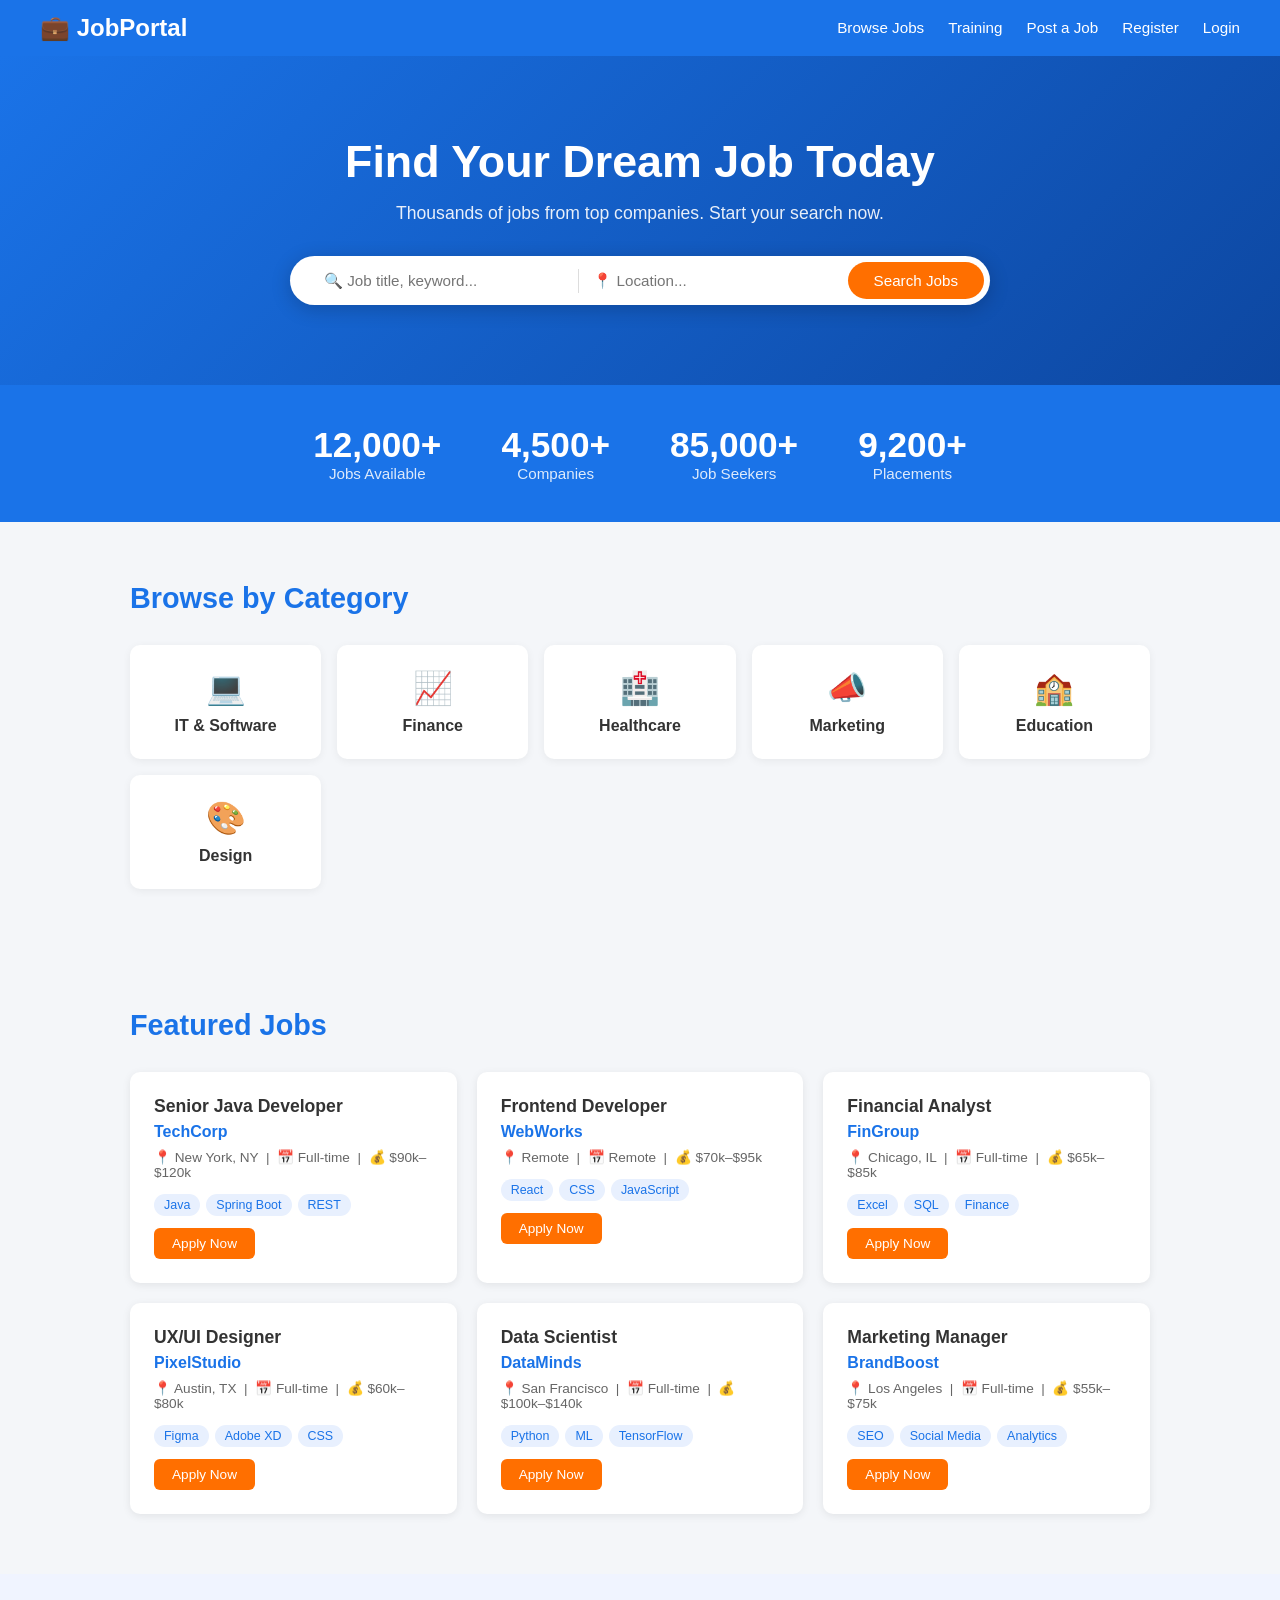
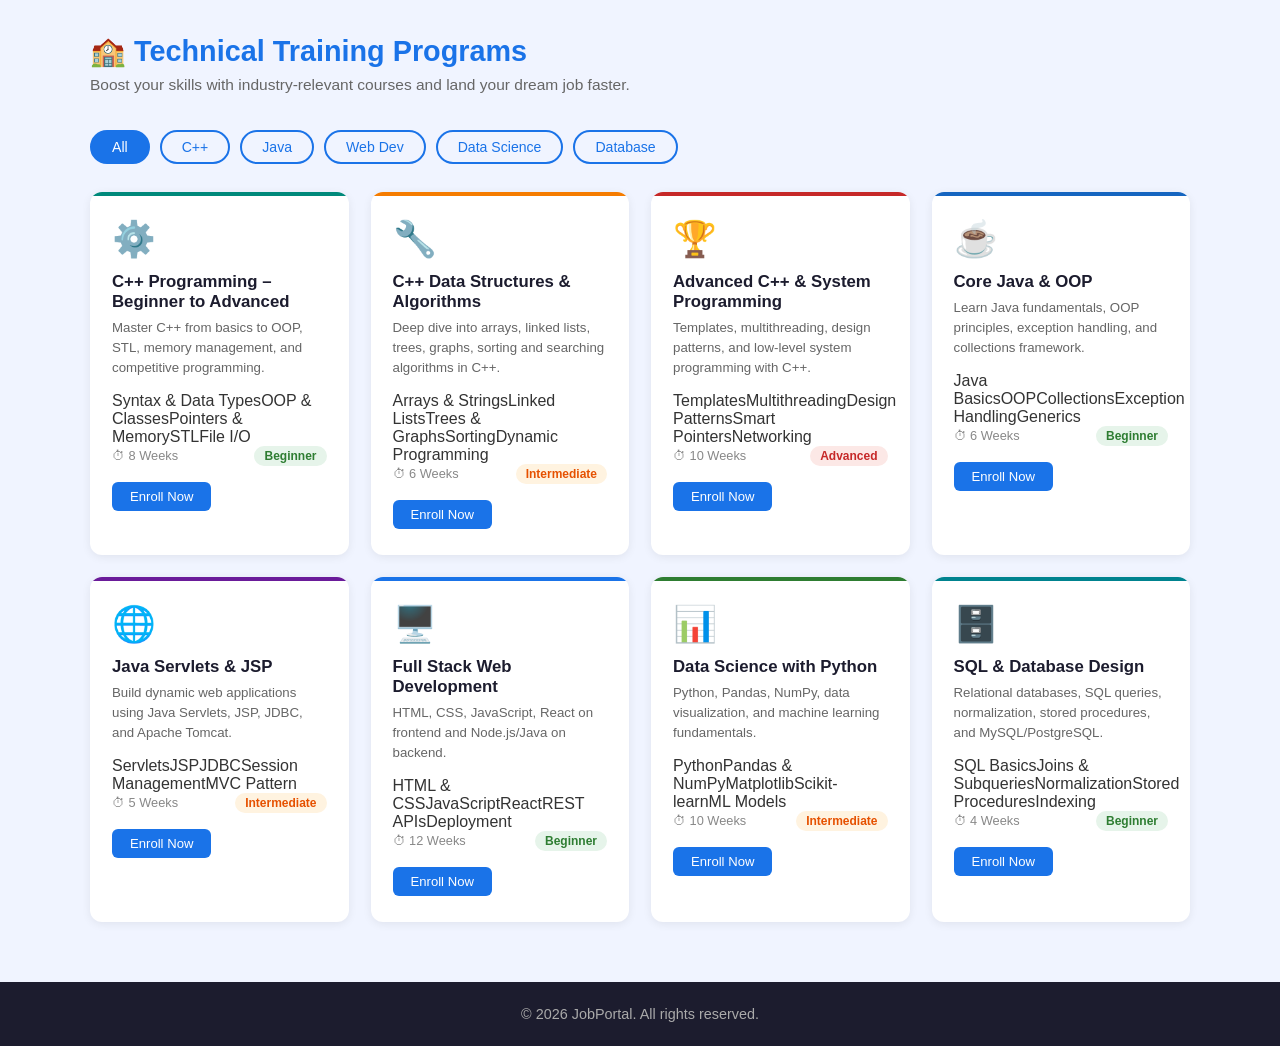
<file: index.html>
<!DOCTYPE html>
<html lang="en">
<head>
  <meta charset="UTF-8" />
  <meta name="viewport" content="width=device-width, initial-scale=1.0"/>
  <title>JobPortal - Find Your Dream Job</title>
  <link rel="stylesheet" href="styles.css" />
</head>
<body>

<nav>
  <a href="index.html" class="logo">&#128188; JobPortal</a>
  <ul>
    <li><a href="jobs.html">Browse Jobs</a></li>
    <li><a href="training.html">Training</a></li>
    <li><a href="post-job.html">Post a Job</a></li>
    <li><a href="register.html">Register</a></li>
    <li><a href="login.html">Login</a></li>
  </ul>
</nav>

<!-- Hero -->
<section class="hero">
  <h1>Find Your Dream Job Today</h1>
  <p>Thousands of jobs from top companies. Start your search now.</p>
  <div class="search-bar">
    <input type="text" id="searchInput" placeholder="&#128269; Job title, keyword..." />
    <div class="divider"></div>
    <input type="text" id="locationInput" placeholder="&#128205; Location..." />
    <button class="btn" onclick="searchJobs()">Search Jobs</button>
  </div>
</section>

<!-- Stats -->
<div class="stats">
  <div class="stats-grid">
    <div class="stat"><h3>12,000+</h3><p>Jobs Available</p></div>
    <div class="stat"><h3>4,500+</h3><p>Companies</p></div>
    <div class="stat"><h3>85,000+</h3><p>Job Seekers</p></div>
    <div class="stat"><h3>9,200+</h3><p>Placements</p></div>
  </div>
</div>

<!-- Categories -->
<div class="section">
  <h2>Browse by Category</h2>
  <div class="category-grid">
    <div class="category-card" onclick="filterCategory('IT')">
      <div class="icon">&#128187;</div><strong>IT & Software</strong>
    </div>
    <div class="category-card" onclick="filterCategory('Finance')">
      <div class="icon">&#128200;</div><strong>Finance</strong>
    </div>
    <div class="category-card" onclick="filterCategory('Healthcare')">
      <div class="icon">&#127973;</div><strong>Healthcare</strong>
    </div>
    <div class="category-card" onclick="filterCategory('Marketing')">
      <div class="icon">&#128227;</div><strong>Marketing</strong>
    </div>
    <div class="category-card" onclick="filterCategory('Education')">
      <div class="icon">&#127979;</div><strong>Education</strong>
    </div>
    <div class="category-card" onclick="filterCategory('Design')">
      <div class="icon">&#127912;</div><strong>Design</strong>
    </div>
  </div>
</div>

<!-- Featured Jobs -->
<div class="section">
  <h2>Featured Jobs</h2>
  <div class="job-grid" id="featuredJobs"></div>
</div>

<!-- Technical Training -->
<section class="training-section">
  <div class="inner">
    <h2>&#127979; Technical Training Programs</h2>
    <p class="subtitle">Boost your skills with industry-relevant courses and land your dream job faster.</p>

    <!-- Tab Filters -->
    <div class="training-tabs">
      <button class="tab-btn active" onclick="filterTraining('all', this)">All</button>
      <button class="tab-btn" onclick="filterTraining('cpp', this)">C++</button>
      <button class="tab-btn" onclick="filterTraining('java', this)">Java</button>
      <button class="tab-btn" onclick="filterTraining('web', this)">Web Dev</button>
      <button class="tab-btn" onclick="filterTraining('data', this)">Data Science</button>
      <button class="tab-btn" onclick="filterTraining('db', this)">Database</button>
    </div>

    <div class="training-grid" id="trainingGrid"></div>
  </div>
</section>

<footer>
  <p>&copy; 2026 JobPortal. All rights reserved.</p>
</footer>

<script src="script.js"></script>
<script>
  renderFeaturedJobs();
</script>
</body>
</html>
</file>
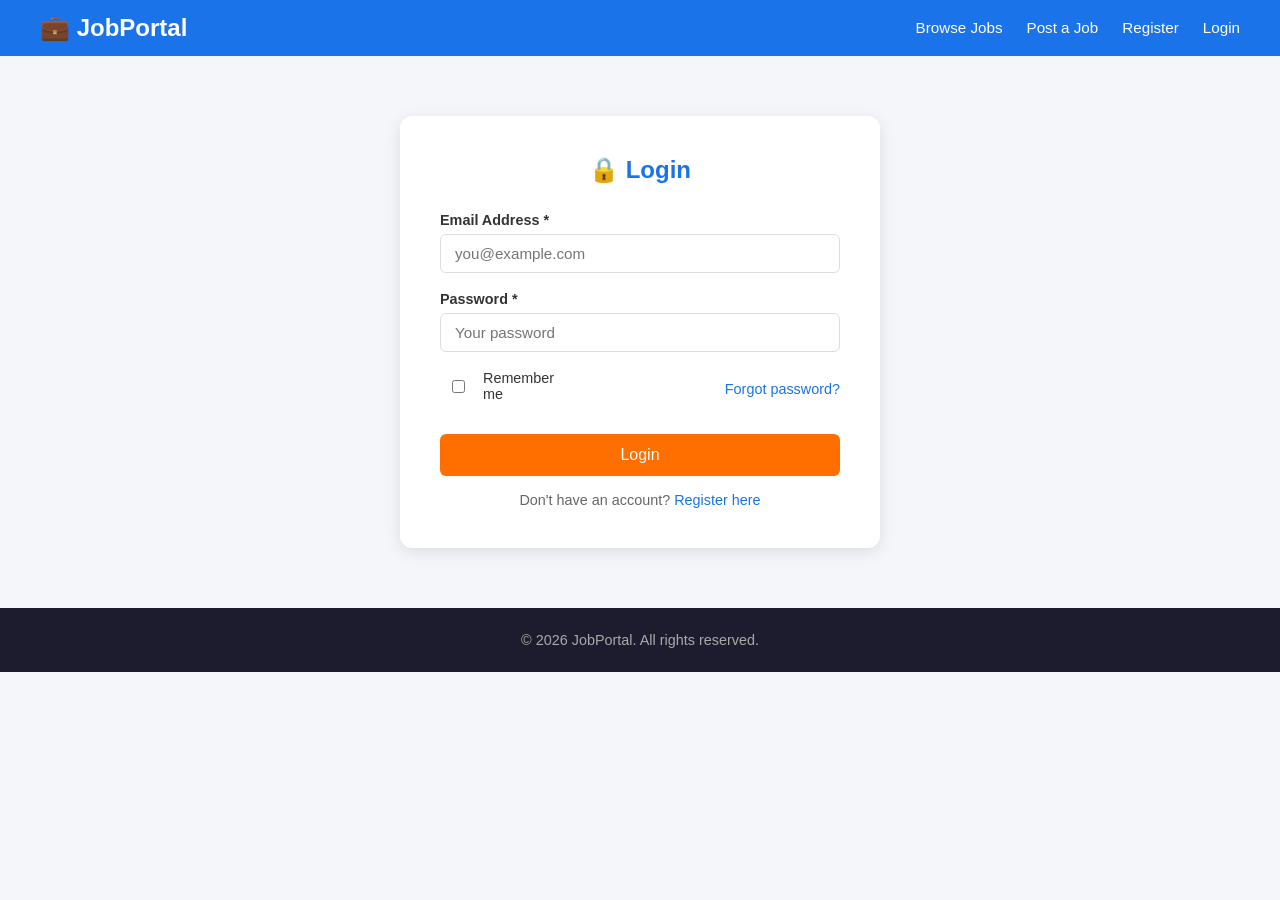
<file: login.html>
<!DOCTYPE html>
<html lang="en">
<head>
  <meta charset="UTF-8" />
  <meta name="viewport" content="width=device-width, initial-scale=1.0"/>
  <title>Login - JobPortal</title>
  <link rel="stylesheet" href="styles.css" />
</head>
<body>

<nav>
  <a href="index.html" class="logo">&#128188; JobPortal</a>
  <ul>
    <li><a href="jobs.html">Browse Jobs</a></li>
    <li><a href="post-job.html">Post a Job</a></li>
    <li><a href="register.html">Register</a></li>
    <li><a href="login.html">Login</a></li>
  </ul>
</nav>

<div class="form-container">
  <h2>&#128274; Login</h2>
  <div id="loginAlert"></div>

  <!--
    In production: action="LoginServlet" method="POST"
  -->
  <form id="loginForm" onsubmit="submitLogin(event)">
    <div class="form-group">
      <label>Email Address *</label>
      <input type="email" name="email" placeholder="you@example.com" required />
    </div>
    <div class="form-group">
      <label>Password *</label>
      <input type="password" name="password" placeholder="Your password" required />
    </div>
    <div class="form-group" style="display:flex; justify-content:space-between; align-items:center;">
      <label style="display:flex; align-items:center; gap:6px; font-weight:normal; cursor:pointer;">
        <input type="checkbox" name="remember" /> Remember me
      </label>
      <a href="#" style="color:#1a73e8; font-size:0.9rem; text-decoration:none;">Forgot password?</a>
    </div>
    <button type="submit" class="btn">Login</button>
  </form>
  <div class="form-footer">
    Don't have an account? <a href="register.html">Register here</a>
  </div>
</div>

<footer>
  <p>&copy; 2026 JobPortal. All rights reserved.</p>
</footer>

<script src="script.js"></script>
</body>
</html>
</file>
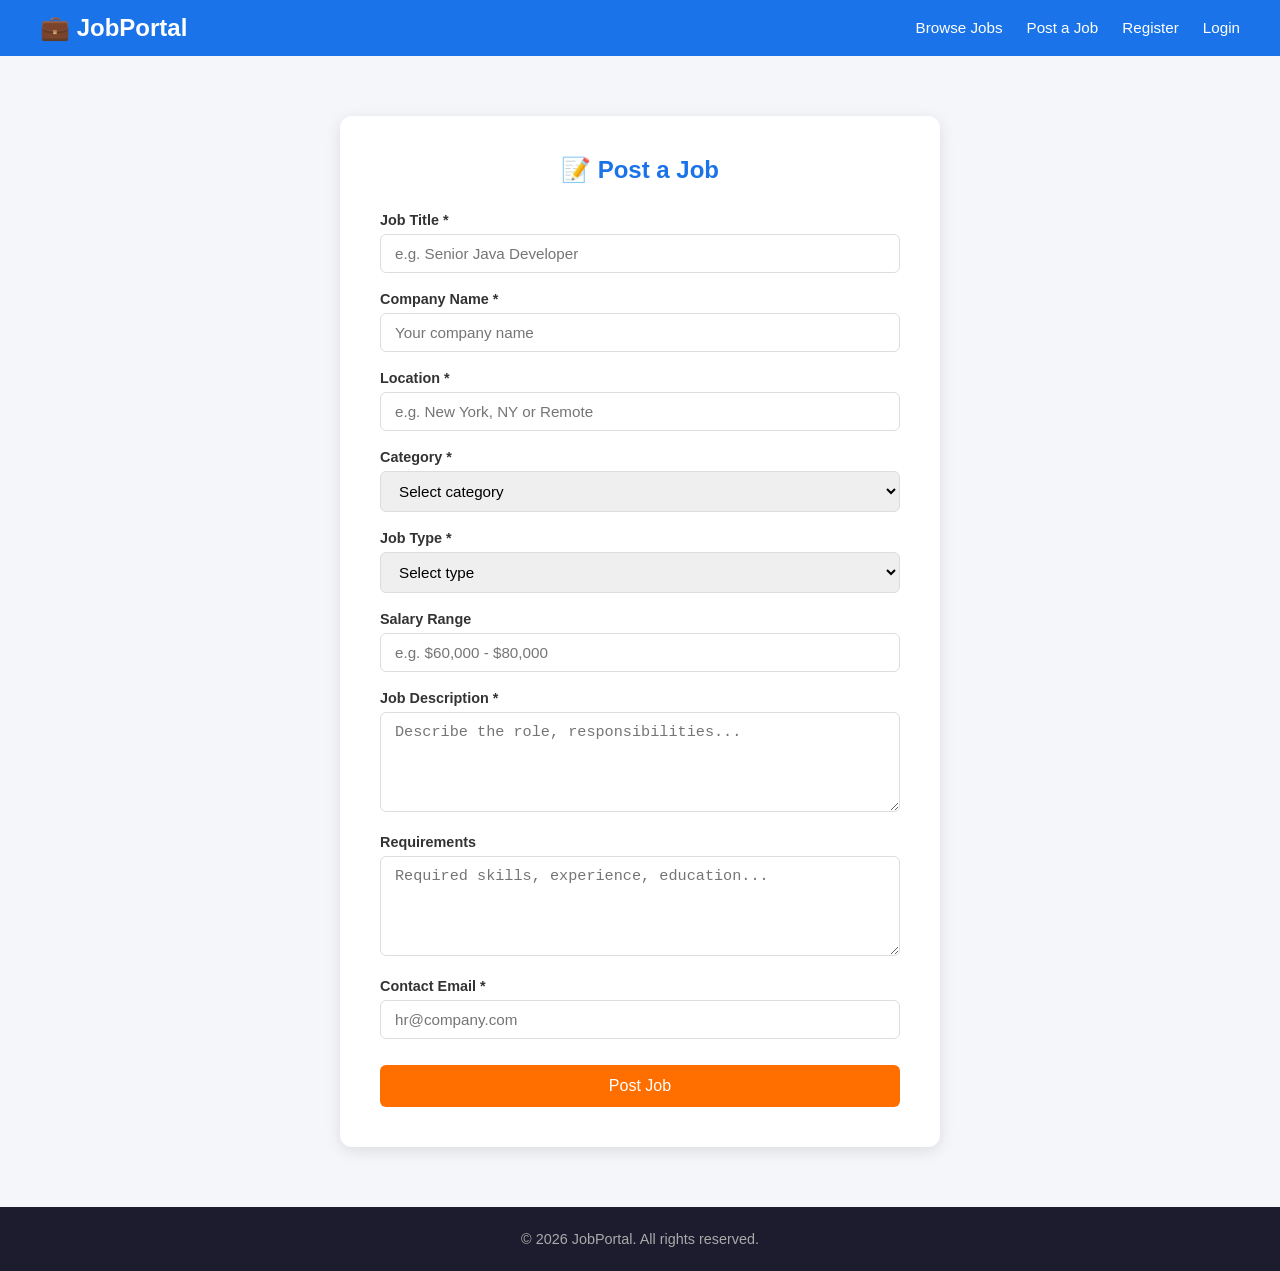
<file: post-job.html>
<!DOCTYPE html>
<html lang="en">
<head>
  <meta charset="UTF-8" />
  <meta name="viewport" content="width=device-width, initial-scale=1.0"/>
  <title>Post a Job - JobPortal</title>
  <link rel="stylesheet" href="styles.css" />
</head>
<body>

<nav>
  <a href="index.html" class="logo">&#128188; JobPortal</a>
  <ul>
    <li><a href="jobs.html">Browse Jobs</a></li>
    <li><a href="post-job.html">Post a Job</a></li>
    <li><a href="register.html">Register</a></li>
    <li><a href="login.html">Login</a></li>
  </ul>
</nav>

<div class="form-container" style="max-width:600px;">
  <h2>&#128221; Post a Job</h2>
  <div id="postAlert"></div>

  <!--
    In production this form submits to the Java Servlet:
    action="JobServlet" method="POST"
  -->
  <form id="postJobForm" onsubmit="submitJob(event)">
    <div class="form-group">
      <label>Job Title *</label>
      <input type="text" name="title" placeholder="e.g. Senior Java Developer" required />
    </div>
    <div class="form-group">
      <label>Company Name *</label>
      <input type="text" name="company" placeholder="Your company name" required />
    </div>
    <div class="form-group">
      <label>Location *</label>
      <input type="text" name="location" placeholder="e.g. New York, NY or Remote" required />
    </div>
    <div class="form-group">
      <label>Category *</label>
      <select name="category" required>
        <option value="">Select category</option>
        <option>IT</option>
        <option>Finance</option>
        <option>Healthcare</option>
        <option>Marketing</option>
        <option>Education</option>
        <option>Design</option>
      </select>
    </div>
    <div class="form-group">
      <label>Job Type *</label>
      <select name="type" required>
        <option value="">Select type</option>
        <option>Full-time</option>
        <option>Part-time</option>
        <option>Remote</option>
        <option>Internship</option>
      </select>
    </div>
    <div class="form-group">
      <label>Salary Range</label>
      <input type="text" name="salary" placeholder="e.g. $60,000 - $80,000" />
    </div>
    <div class="form-group">
      <label>Job Description *</label>
      <textarea name="description" placeholder="Describe the role, responsibilities..." required></textarea>
    </div>
    <div class="form-group">
      <label>Requirements</label>
      <textarea name="requirements" placeholder="Required skills, experience, education..."></textarea>
    </div>
    <div class="form-group">
      <label>Contact Email *</label>
      <input type="email" name="email" placeholder="hr@company.com" required />
    </div>
    <button type="submit" class="btn">Post Job</button>
  </form>
</div>

<footer>
  <p>&copy; 2026 JobPortal. All rights reserved.</p>
</footer>

<script src="script.js"></script>
</body>
</html>
</file>
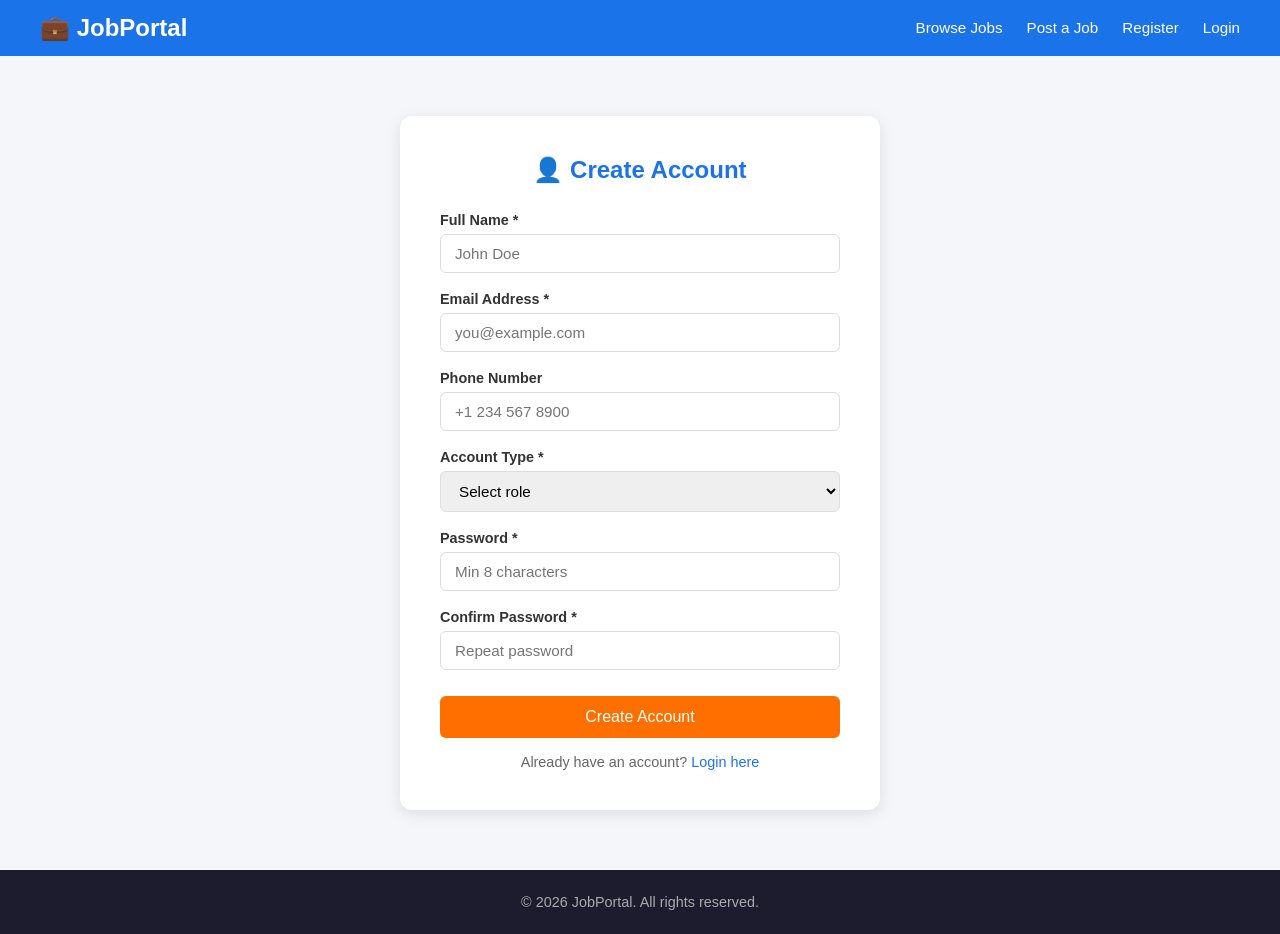
<file: register.html>
<!DOCTYPE html>
<html lang="en">
<head>
  <meta charset="UTF-8" />
  <meta name="viewport" content="width=device-width, initial-scale=1.0"/>
  <title>Register - JobPortal</title>
  <link rel="stylesheet" href="styles.css" />
</head>
<body>

<nav>
  <a href="index.html" class="logo">&#128188; JobPortal</a>
  <ul>
    <li><a href="jobs.html">Browse Jobs</a></li>
    <li><a href="post-job.html">Post a Job</a></li>
    <li><a href="register.html">Register</a></li>
    <li><a href="login.html">Login</a></li>
  </ul>
</nav>

<div class="form-container">
  <h2>&#128100; Create Account</h2>
  <div id="regAlert"></div>

  <!--
    In production: action="RegisterServlet" method="POST"
  -->
  <form id="registerForm" onsubmit="submitRegister(event)">
    <div class="form-group">
      <label>Full Name *</label>
      <input type="text" name="fullname" placeholder="John Doe" required />
    </div>
    <div class="form-group">
      <label>Email Address *</label>
      <input type="email" name="email" placeholder="you@example.com" required />
    </div>
    <div class="form-group">
      <label>Phone Number</label>
      <input type="tel" name="phone" placeholder="+1 234 567 8900" />
    </div>
    <div class="form-group">
      <label>Account Type *</label>
      <select name="role" required>
        <option value="">Select role</option>
        <option value="jobseeker">Job Seeker</option>
        <option value="employer">Employer</option>
      </select>
    </div>
    <div class="form-group">
      <label>Password *</label>
      <input type="password" name="password" placeholder="Min 8 characters" required minlength="8" />
    </div>
    <div class="form-group">
      <label>Confirm Password *</label>
      <input type="password" name="confirmPassword" placeholder="Repeat password" required />
    </div>
    <button type="submit" class="btn">Create Account</button>
  </form>
  <div class="form-footer">
    Already have an account? <a href="login.html">Login here</a>
  </div>
</div>

<footer>
  <p>&copy; 2026 JobPortal. All rights reserved.</p>
</footer>

<script src="script.js"></script>
</body>
</html>
</file>
<file: styles.css>
* {
  margin: 0;
  padding: 0;
  box-sizing: border-box;
}

body {
  font-family: 'Segoe UI', sans-serif;
  background: #f4f6f9;
  color: #333;
}

/* Navbar */
nav {
  background: #1a73e8;
  padding: 14px 40px;
  display: flex;
  justify-content: space-between;
  align-items: center;
}

nav .logo {
  color: white;
  font-size: 1.5rem;
  font-weight: 700;
  text-decoration: none;
}

nav ul {
  list-style: none;
  display: flex;
  gap: 24px;
}

nav ul li a {
  color: white;
  text-decoration: none;
  font-size: 0.95rem;
  transition: opacity 0.2s;
}

nav ul li a:hover {
  opacity: 0.8;
}

/* Hero */
.hero {
  background: linear-gradient(135deg, #1a73e8, #0d47a1);
  color: white;
  text-align: center;
  padding: 80px 20px;
}

.hero h1 {
  font-size: 2.8rem;
  margin-bottom: 16px;
}

.hero p {
  font-size: 1.1rem;
  margin-bottom: 32px;
  opacity: 0.9;
}

.search-bar {
  display: flex;
  align-items: center;
  background: white;
  border-radius: 50px;
  padding: 6px 6px 6px 20px;
  max-width: 700px;
  margin: 0 auto;
  box-shadow: 0 4px 20px rgba(0,0,0,0.2);
  gap: 0;
}

.search-bar input {
  flex: 1;
  padding: 10px 14px;
  border: none;
  outline: none;
  font-size: 0.95rem;
  color: #333;
  background: transparent;
  min-width: 0;
}

.search-bar .divider {
  width: 1px;
  height: 24px;
  background: #ddd;
  flex-shrink: 0;
}

.search-bar .btn {
  border-radius: 50px;
  padding: 10px 26px;
  font-size: 0.95rem;
  white-space: nowrap;
  flex-shrink: 0;
}

.btn {
  padding: 12px 28px;
  background: #ff6f00;
  color: white;
  border: none;
  border-radius: 6px;
  font-size: 1rem;
  cursor: pointer;
  text-decoration: none;
  display: inline-block;
  transition: background 0.2s;
}

.btn:hover {
  background: #e65100;
}

.btn-outline {
  background: transparent;
  border: 2px solid #1a73e8;
  color: #1a73e8;
}

.btn-outline:hover {
  background: #1a73e8;
  color: white;
}

/* Sections */
.section {
  padding: 60px 40px;
  max-width: 1100px;
  margin: 0 auto;
}

.section h2 {
  font-size: 1.8rem;
  margin-bottom: 30px;
  color: #1a73e8;
}

/* Job Cards */
.job-grid {
  display: grid;
  grid-template-columns: repeat(auto-fill, minmax(300px, 1fr));
  gap: 20px;
}

.job-card {
  background: white;
  border-radius: 10px;
  padding: 24px;
  box-shadow: 0 2px 8px rgba(0,0,0,0.08);
  transition: transform 0.2s, box-shadow 0.2s;
}

.job-card:hover {
  transform: translateY(-4px);
  box-shadow: 0 6px 16px rgba(0,0,0,0.12);
}

.job-card h3 {
  font-size: 1.1rem;
  margin-bottom: 6px;
}

.job-card .company {
  color: #1a73e8;
  font-weight: 600;
  margin-bottom: 8px;
}

.job-card .meta {
  font-size: 0.85rem;
  color: #666;
  margin-bottom: 14px;
}

.job-card .tag {
  display: inline-block;
  background: #e8f0fe;
  color: #1a73e8;
  padding: 4px 10px;
  border-radius: 20px;
  font-size: 0.78rem;
  margin-right: 6px;
  margin-bottom: 12px;
}

/* Categories */
.category-grid {
  display: grid;
  grid-template-columns: repeat(auto-fill, minmax(160px, 1fr));
  gap: 16px;
}

.category-card {
  background: white;
  border-radius: 10px;
  padding: 24px 16px;
  text-align: center;
  box-shadow: 0 2px 8px rgba(0,0,0,0.06);
  cursor: pointer;
  transition: background 0.2s;
}

.category-card:hover {
  background: #e8f0fe;
}

.category-card .icon {
  font-size: 2rem;
  margin-bottom: 10px;
}

/* Forms */
.form-container {
  max-width: 480px;
  margin: 60px auto;
  background: white;
  padding: 40px;
  border-radius: 12px;
  box-shadow: 0 4px 16px rgba(0,0,0,0.1);
}

.form-container h2 {
  margin-bottom: 28px;
  color: #1a73e8;
  text-align: center;
}

.form-group {
  margin-bottom: 18px;
}

.form-group label {
  display: block;
  margin-bottom: 6px;
  font-weight: 600;
  font-size: 0.9rem;
}

.form-group input,
.form-group select,
.form-group textarea {
  width: 100%;
  padding: 10px 14px;
  border: 1px solid #ddd;
  border-radius: 6px;
  font-size: 0.95rem;
  outline: none;
  transition: border-color 0.2s;
}

.form-group input:focus,
.form-group select:focus,
.form-group textarea:focus {
  border-color: #1a73e8;
}

.form-group textarea {
  resize: vertical;
  min-height: 100px;
}

.form-container .btn {
  width: 100%;
  margin-top: 8px;
}

.form-footer {
  text-align: center;
  margin-top: 16px;
  font-size: 0.9rem;
  color: #666;
}

.form-footer a {
  color: #1a73e8;
  text-decoration: none;
}

/* Stats */
.stats {
  background: #1a73e8;
  color: white;
  padding: 40px;
  text-align: center;
}

.stats-grid {
  display: flex;
  justify-content: center;
  gap: 60px;
  flex-wrap: wrap;
}

.stat h3 {
  font-size: 2.2rem;
  font-weight: 700;
}

.stat p {
  opacity: 0.85;
  font-size: 0.95rem;
}

/* Footer */
footer {
  background: #1c1c2e;
  color: #aaa;
  text-align: center;
  padding: 24px;
  font-size: 0.9rem;
}

/* Alert */
.alert {
  padding: 12px 16px;
  border-radius: 6px;
  margin-bottom: 16px;
  font-size: 0.9rem;
}

.alert-success { background: #e6f4ea; color: #2e7d32; }
.alert-error   { background: #fce8e6; color: #c62828; }

/* Table */
.table-container {
  overflow-x: auto;
}

table {
  width: 100%;
  border-collapse: collapse;
  background: white;
  border-radius: 10px;
  overflow: hidden;
  box-shadow: 0 2px 8px rgba(0,0,0,0.08);
}

th {
  background: #1a73e8;
  color: white;
  padding: 14px 16px;
  text-align: left;
  font-size: 0.9rem;
}

td {
  padding: 12px 16px;
  border-bottom: 1px solid #f0f0f0;
  font-size: 0.9rem;
}

tr:last-child td { border-bottom: none; }
tr:hover td { background: #f8f9ff; }

/* ── Technical Training Section ─────────────────────────────────────── */
.training-section {
  background: #f0f4ff;
  padding: 60px 40px;
}

.training-section .inner {
  max-width: 1100px;
  margin: 0 auto;
}

.training-section h2 {
  font-size: 1.8rem;
  color: #1a73e8;
  margin-bottom: 8px;
}

.training-section .subtitle {
  color: #666;
  margin-bottom: 36px;
  font-size: 0.97rem;
}

.training-grid {
  display: grid;
  grid-template-columns: repeat(auto-fill, minmax(240px, 1fr));
  gap: 22px;
}

.training-card {
  background: white;
  border-radius: 12px;
  padding: 26px 22px;
  box-shadow: 0 2px 10px rgba(0,0,0,0.07);
  transition: transform 0.2s, box-shadow 0.2s;
  position: relative;
  overflow: hidden;
}

.training-card::before {
  content: '';
  position: absolute;
  top: 0; left: 0; right: 0;
  height: 4px;
  background: var(--accent, #1a73e8);
}

.training-card:hover {
  transform: translateY(-4px);
  box-shadow: 0 8px 20px rgba(0,0,0,0.12);
}

.training-card .t-icon {
  font-size: 2.2rem;
  margin-bottom: 12px;
}

.training-card h3 {
  font-size: 1.05rem;
  margin-bottom: 6px;
  color: #1c1c2e;
}

.training-card p {
  font-size: 0.83rem;
  color: #666;
  margin-bottom: 14px;
  line-height: 1.5;
}

.training-card .t-meta {
  display: flex;
  justify-content: space-between;
  align-items: center;
  font-size: 0.8rem;
  color: #888;
  margin-bottom: 16px;
}

.training-card .level-badge {
  padding: 3px 10px;
  border-radius: 20px;
  font-size: 0.75rem;
  font-weight: 600;
}

.level-beginner  { background: #e6f4ea; color: #2e7d32; }
.level-intermediate { background: #fff3e0; color: #e65100; }
.level-advanced  { background: #fce8e6; color: #c62828; }

.training-card .btn-sm {
  padding: 7px 18px;
  font-size: 0.82rem;
  border-radius: 6px;
  background: #1a73e8;
  color: white;
  border: none;
  cursor: pointer;
  text-decoration: none;
  display: inline-block;
  transition: background 0.2s;
}

.training-card .btn-sm:hover {
  background: #1558b0;
}

/* Tab filters */
.training-tabs {
  display: flex;
  gap: 10px;
  flex-wrap: wrap;
  margin-bottom: 28px;
}

.tab-btn {
  padding: 7px 20px;
  border: 2px solid #1a73e8;
  border-radius: 50px;
  background: transparent;
  color: #1a73e8;
  font-size: 0.88rem;
  cursor: pointer;
  transition: all 0.2s;
}

.tab-btn:hover,
.tab-btn.active {
  background: #1a73e8;
  color: white;
}
</file>
